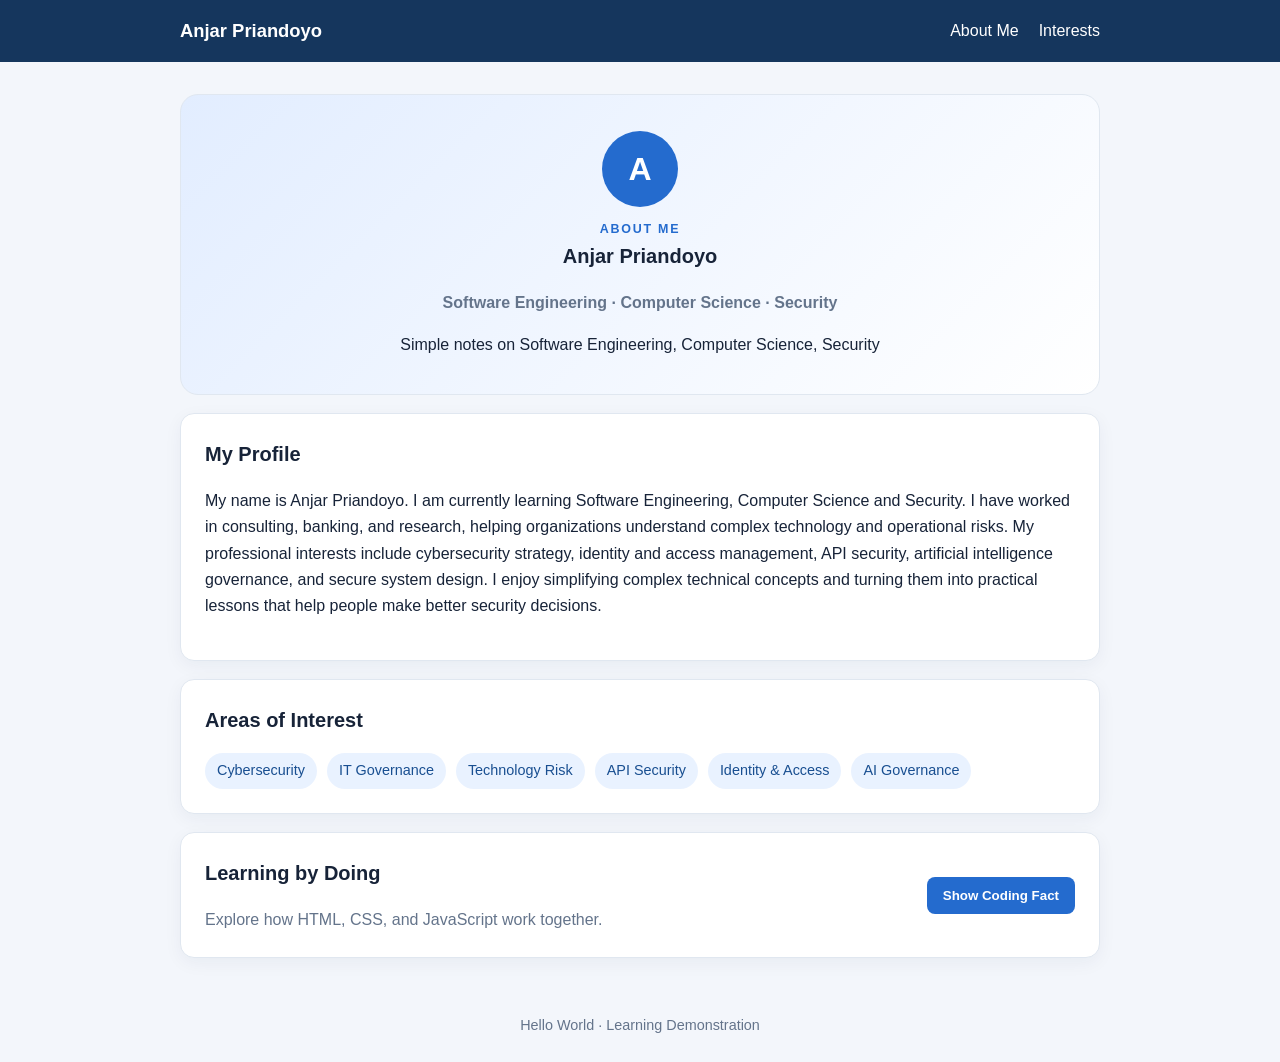
<file: index.html>
<!DOCTYPE html>
<html lang="en">
<head>
    <meta charset="UTF-8">
    <meta name="viewport" content="width=device-width, initial-scale=1">

    <title>Anjar Priandoyo Notes</title>

    <link rel="stylesheet" href="style.css">
    <script src="app.js" defer></script>
</head>
<body>

    <header class="topbar">
        <div class="brand">Anjar Priandoyo</div>

        <nav>
            <a href="#profile">About Me</a>
            <a href="#interests">Interests</a>
        </nav>
    </header>

    <main class="container">

        <section class="hero">
            <div class="avatar">A</div>

            <p class="eyebrow">ABOUT ME</p>
            <h2>Anjar Priandoyo</h2>

            <p class="subtitle">
                Software Engineering · Computer Science · Security
            </p>

            <p class="intro">
                Simple notes on Software Engineering, Computer Science, Security
            </p>
        </section>

        <section class="card" id="profile">
            <h2>My Profile</h2>

            <p id="bio" aria-live="polite">
                Loading biography...
            </p>
        </section>

        <section class="card" id="interests">
            <h2>Areas of Interest</h2>

            <div class="tags">
                <span>Cybersecurity</span>
                <span>IT Governance</span>
                <span>Technology Risk</span>
                <span>API Security</span>
                <span>Identity & Access</span>
                <span>AI Governance</span>
            </div>
        </section>

        <section class="card action-card">
            <div>
                <h2>Learning by Doing</h2>

                <p id="status">
                    Explore how HTML, CSS, and JavaScript work together.
                </p>
            </div>

            <button id="learnButton" type="button">
                Show Coding Fact
            </button>
        </section>

    </main>

    <footer>
        Hello World · Learning Demonstration
    </footer>

</body>
</html>
</file>
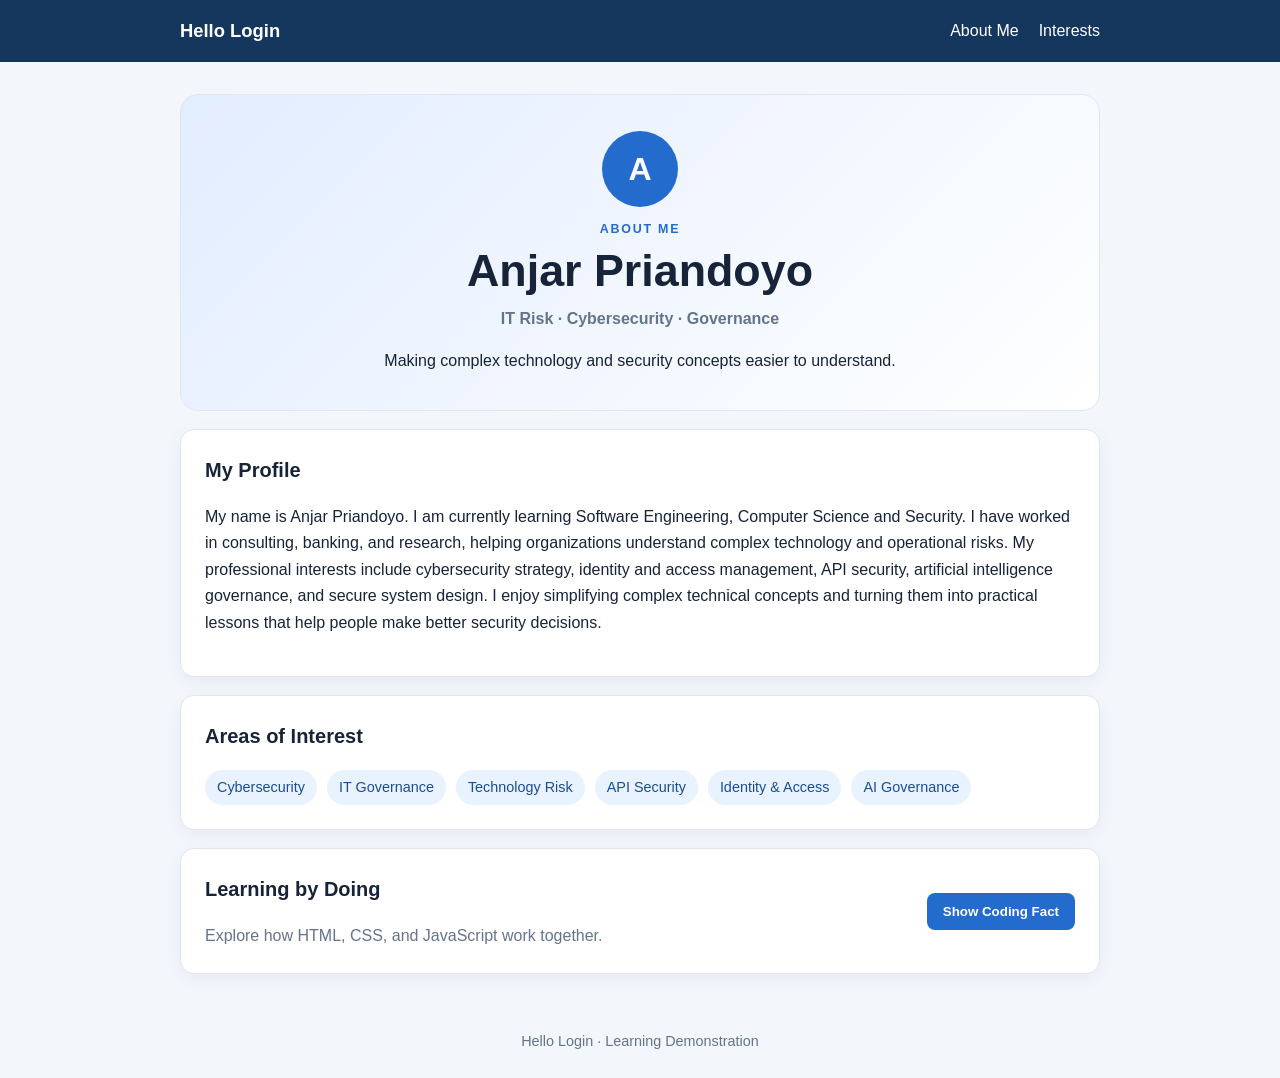
<file: aboutme.html>
<!DOCTYPE html>
<html lang="en">
<head>
    <meta charset="UTF-8">
    <meta name="viewport" content="width=device-width, initial-scale=1">

    <title>About Anjar | Hello Login</title>

    <link rel="stylesheet" href="style.css">
    <script src="app.js" defer></script>
</head>
<body>

    <header class="topbar">
        <div class="brand">Hello Login</div>

        <nav>
            <a href="#profile">About Me</a>
            <a href="#interests">Interests</a>
        </nav>
    </header>

    <main class="container">

        <section class="hero">
            <div class="avatar">A</div>

            <p class="eyebrow">ABOUT ME</p>

            <h1>Anjar Priandoyo</h1>

            <p class="subtitle">
                IT Risk · Cybersecurity · Governance
            </p>

            <p class="intro">
                Making complex technology and security concepts
                easier to understand.
            </p>
        </section>

        <section class="card" id="profile">
            <h2>My Profile</h2>

            <p id="bio" aria-live="polite">
                Loading biography...
            </p>
        </section>

        <section class="card" id="interests">
            <h2>Areas of Interest</h2>

            <div class="tags">
                <span>Cybersecurity</span>
                <span>IT Governance</span>
                <span>Technology Risk</span>
                <span>API Security</span>
                <span>Identity & Access</span>
                <span>AI Governance</span>
            </div>
        </section>

        <section class="card action-card">
            <div>
                <h2>Learning by Doing</h2>

                <p id="status">
                    Explore how HTML, CSS, and JavaScript work together.
                </p>
            </div>

            <button id="learnButton" type="button">
                Show Coding Fact
            </button>
        </section>

    </main>

    <footer>
        Hello Login · Learning Demonstration
    </footer>

</body>
</html>
</file>
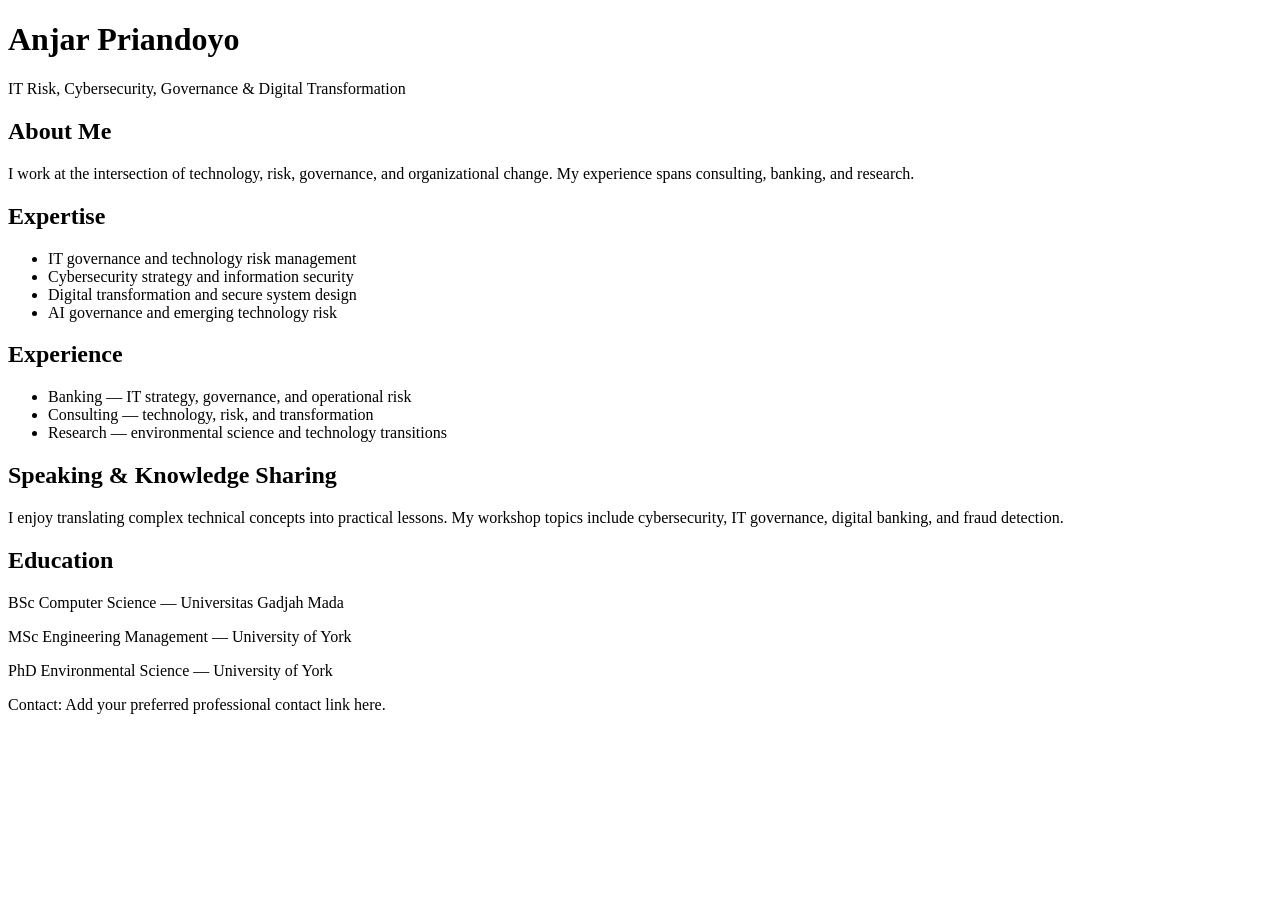
<file: threeversion/01-basic.html>
<!doctype html>
<html lang="en">
<head>
  <meta charset="utf-8">
  <meta name="viewport" content="width=device-width, initial-scale=1">
  <title>Anjar Priandoyo — About Me</title>
</head>
<body>
  <h1>Anjar Priandoyo</h1>
  <p>IT Risk, Cybersecurity, Governance & Digital Transformation</p>

  <h2>About Me</h2>
  <p>
    I work at the intersection of technology, risk, governance,
    and organizational change. My experience spans consulting,
    banking, and research.
  </p>

  <h2>Expertise</h2>
  <ul>
    <li>IT governance and technology risk management</li>
    <li>Cybersecurity strategy and information security</li>
    <li>Digital transformation and secure system design</li>
    <li>AI governance and emerging technology risk</li>
  </ul>

  <h2>Experience</h2>
  <ul>
    <li>Banking — IT strategy, governance, and operational risk</li>
    <li>Consulting — technology, risk, and transformation</li>
    <li>Research — environmental science and technology transitions</li>
  </ul>

  <h2>Speaking & Knowledge Sharing</h2>
  <p>
    I enjoy translating complex technical concepts into practical
    lessons. My workshop topics include cybersecurity, IT governance,
    digital banking, and fraud detection.
  </p>

  <h2>Education</h2>
  <p>BSc Computer Science — Universitas Gadjah Mada</p>
  <p>MSc Engineering Management — University of York</p>
  <p>PhD Environmental Science — University of York</p>

  <p>Contact: Add your preferred professional contact link here.</p>
</body>
</html>
</file>
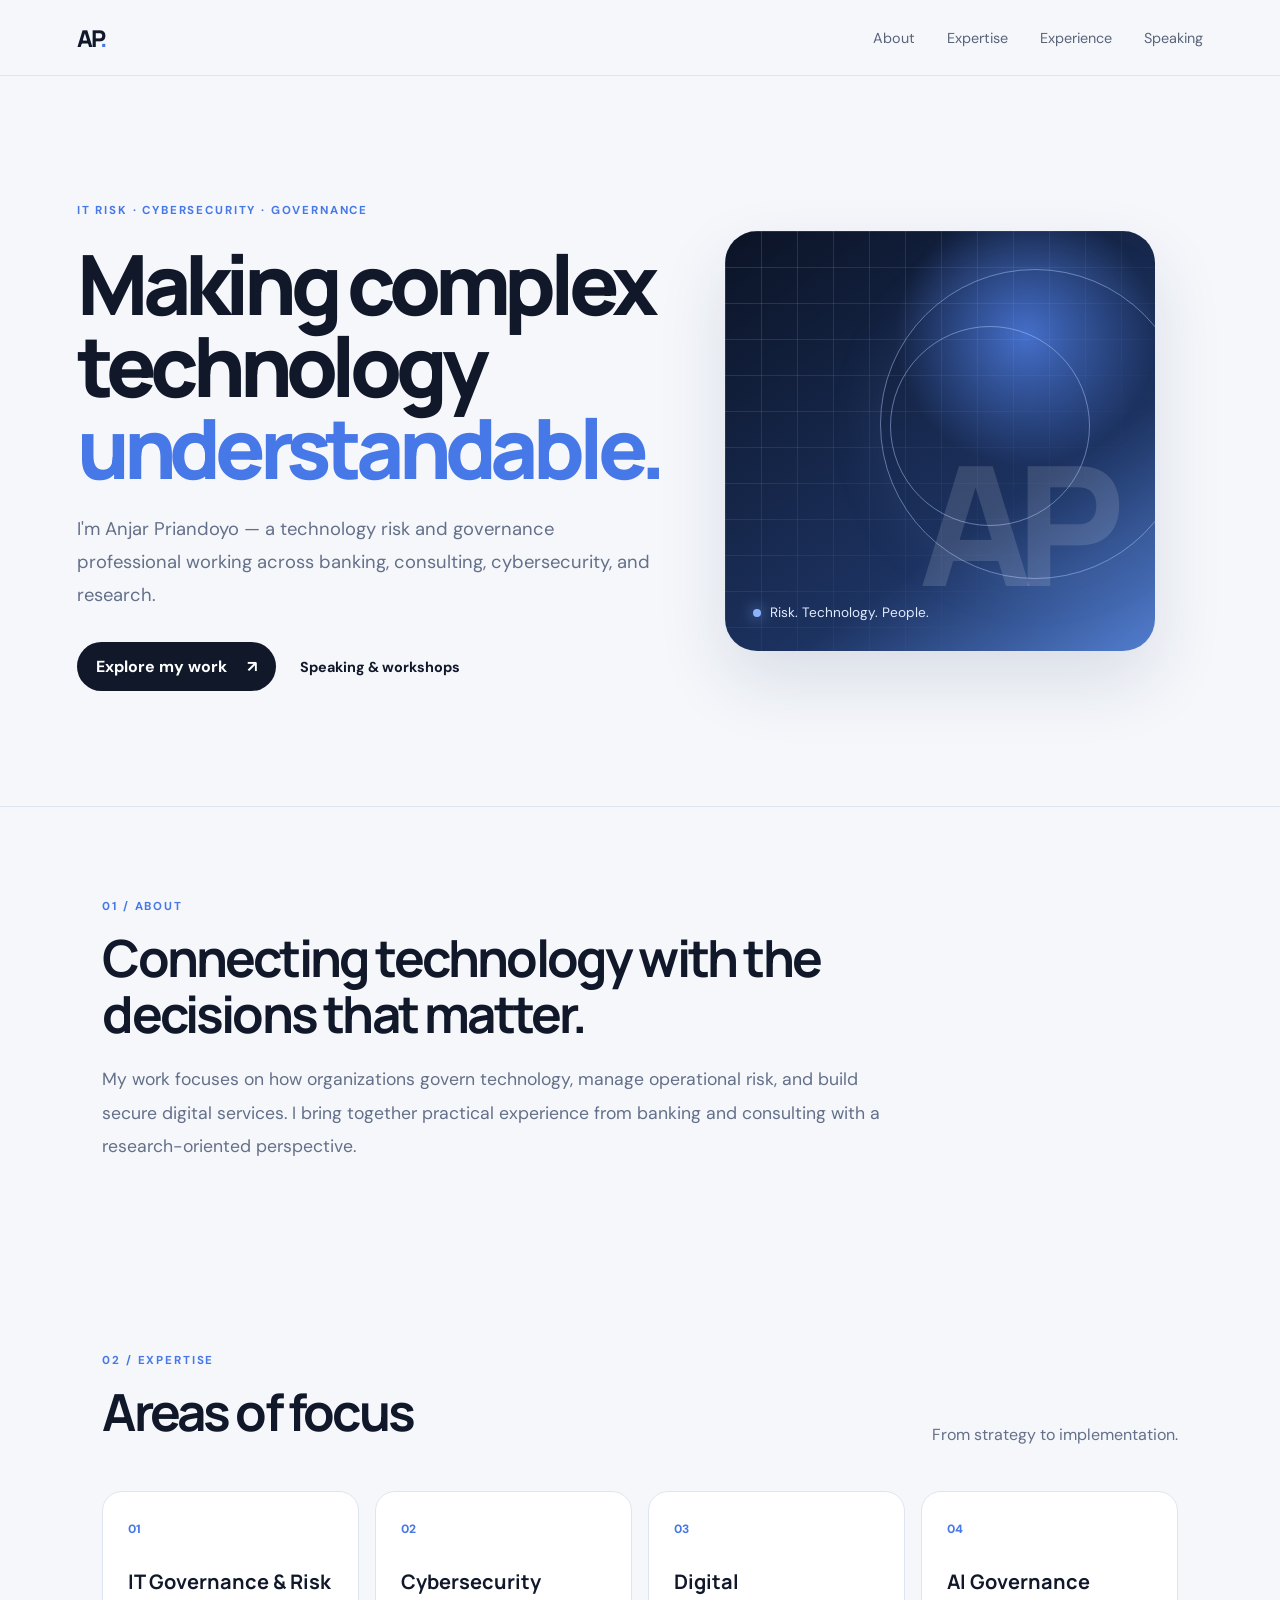
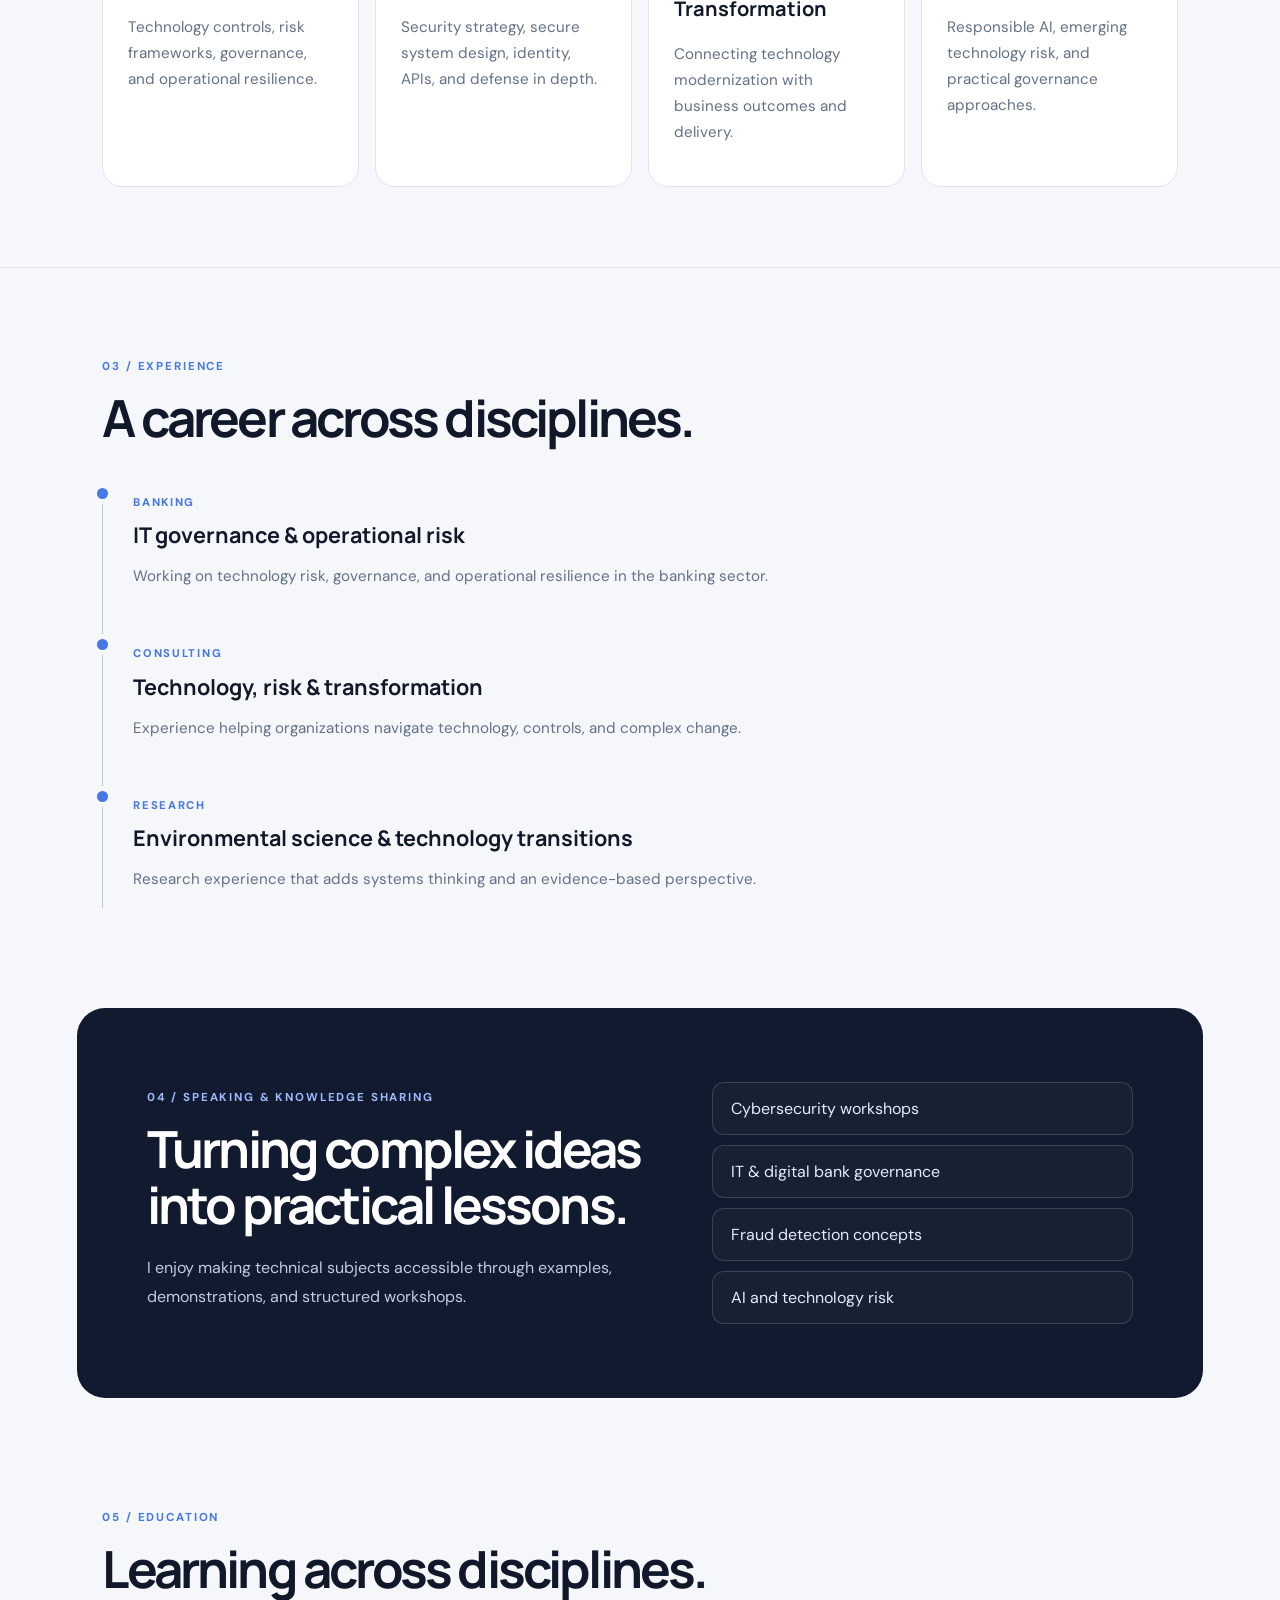
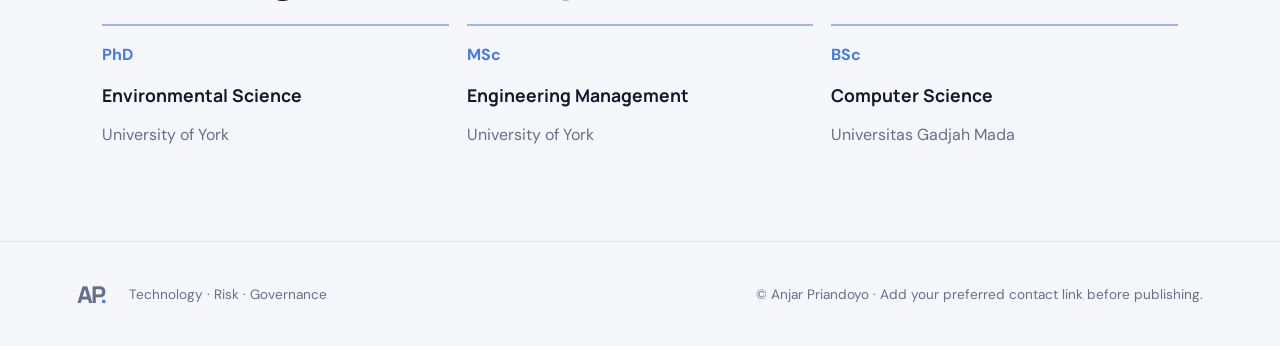
<file: threeversion/02-custom-css.html>
<!doctype html>
<html lang="en">
<head>
  <meta charset="utf-8">
  <meta name="viewport" content="width=device-width, initial-scale=1">
  <title>Anjar Priandoyo — Technology, Risk & Governance</title>
  <link rel="stylesheet" href="style.css">
</head>
<body>
  <header class="topbar">
    <a class="brand" href="#">AP<span>.</span></a>
    <nav>
      <a href="#about">About</a>
      <a href="#expertise">Expertise</a>
      <a href="#experience">Experience</a>
      <a href="#speaking">Speaking</a>
    </nav>
  </header>

  <main>
    <section class="hero">
      <div class="hero-copy">
        <p class="eyebrow">IT RISK · CYBERSECURITY · GOVERNANCE</p>
        <h1>Making complex technology <em>understandable.</em></h1>
        <p class="lede">
          I'm Anjar Priandoyo — a technology risk and governance
          professional working across banking, consulting,
          cybersecurity, and research.
        </p>
        <div class="actions">
          <a class="button primary" href="#expertise">
            Explore my work <span>↗</span>
          </a>
          <a class="text-link" href="#speaking">Speaking & workshops</a>
        </div>
      </div>

      <div class="hero-art" role="img"
           aria-label="Abstract blue digital network artwork">
        <div class="orb orb-one"></div>
        <div class="orb orb-two"></div>
        <div class="art-label">
          <span class="dot"></span> Risk. Technology. People.
        </div>
        <div class="art-mark">AP</div>
      </div>
    </section>

    <section id="about" class="intro section">
      <p class="eyebrow">01 / ABOUT</p>
      <h2>Connecting technology with the decisions that matter.</h2>
      <p class="body-copy">
        My work focuses on how organizations govern technology,
        manage operational risk, and build secure digital services.
        I bring together practical experience from banking and
        consulting with a research-oriented perspective.
      </p>
    </section>

    <section id="expertise" class="section">
      <div class="section-heading">
        <div>
          <p class="eyebrow">02 / EXPERTISE</p>
          <h2>Areas of focus</h2>
        </div>
        <p>From strategy to implementation.</p>
      </div>

      <div class="cards">
        <article class="expertise-card">
          <span>01</span>
          <h3>IT Governance & Risk</h3>
          <p>Technology controls, risk frameworks, governance,
             and operational resilience.</p>
        </article>
        <article class="expertise-card">
          <span>02</span>
          <h3>Cybersecurity</h3>
          <p>Security strategy, secure system design, identity,
             APIs, and defense in depth.</p>
        </article>
        <article class="expertise-card">
          <span>03</span>
          <h3>Digital Transformation</h3>
          <p>Connecting technology modernization with business
             outcomes and delivery.</p>
        </article>
        <article class="expertise-card">
          <span>04</span>
          <h3>AI Governance</h3>
          <p>Responsible AI, emerging technology risk, and
             practical governance approaches.</p>
        </article>
      </div>
    </section>

    <section id="experience" class="section timeline-section">
      <p class="eyebrow">03 / EXPERIENCE</p>
      <h2>A career across disciplines.</h2>

      <div class="timeline">
        <div class="timeline-item">
          <span class="timeline-dot"></span>
          <p class="timeline-kicker">BANKING</p>
          <h3>IT governance & operational risk</h3>
          <p>Working on technology risk, governance, and
             operational resilience in the banking sector.</p>
        </div>
        <div class="timeline-item">
          <span class="timeline-dot"></span>
          <p class="timeline-kicker">CONSULTING</p>
          <h3>Technology, risk & transformation</h3>
          <p>Experience helping organizations navigate technology,
             controls, and complex change.</p>
        </div>
        <div class="timeline-item">
          <span class="timeline-dot"></span>
          <p class="timeline-kicker">RESEARCH</p>
          <h3>Environmental science & technology transitions</h3>
          <p>Research experience that adds systems thinking and
             an evidence-based perspective.</p>
        </div>
      </div>
    </section>

    <section id="speaking" class="speaking">
      <div>
        <p class="eyebrow">04 / SPEAKING & KNOWLEDGE SHARING</p>
        <h2>Turning complex ideas into practical lessons.</h2>
        <p>
          I enjoy making technical subjects accessible through
          examples, demonstrations, and structured workshops.
        </p>
      </div>
      <div class="topic-list">
        <span>Cybersecurity workshops</span>
        <span>IT & digital bank governance</span>
        <span>Fraud detection concepts</span>
        <span>AI and technology risk</span>
      </div>
    </section>

    <section class="education section">
      <p class="eyebrow">05 / EDUCATION</p>
      <h2>Learning across disciplines.</h2>
      <div class="education-grid">
        <div>
          <strong>PhD</strong>
          <h3>Environmental Science</h3>
          <p>University of York</p>
        </div>
        <div>
          <strong>MSc</strong>
          <h3>Engineering Management</h3>
          <p>University of York</p>
        </div>
        <div>
          <strong>BSc</strong>
          <h3>Computer Science</h3>
          <p>Universitas Gadjah Mada</p>
        </div>
      </div>
    </section>
  </main>

  <footer>
    <a class="brand" href="#">AP<span>.</span></a>
    <p>Technology · Risk · Governance</p>
    <p>© Anjar Priandoyo · Add your preferred contact link before publishing.</p>
  </footer>
</body>
</html>
</file>
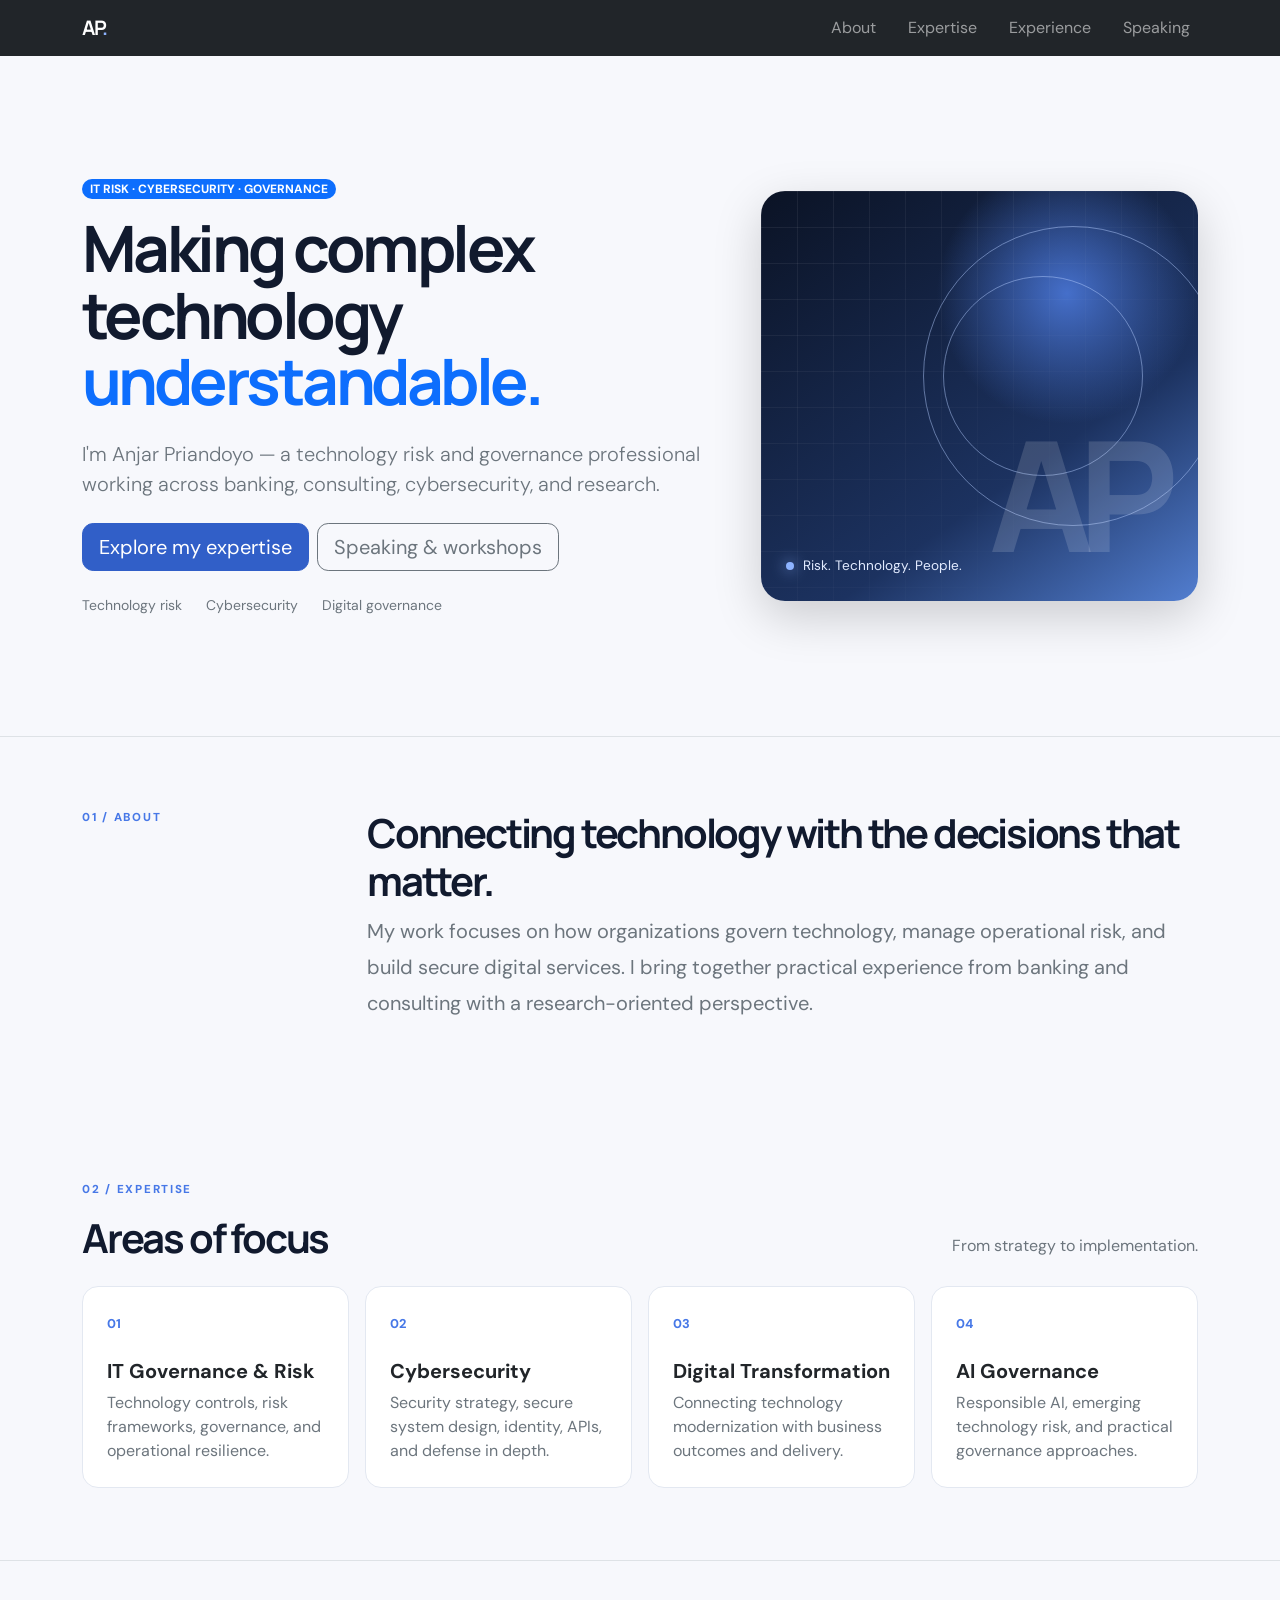
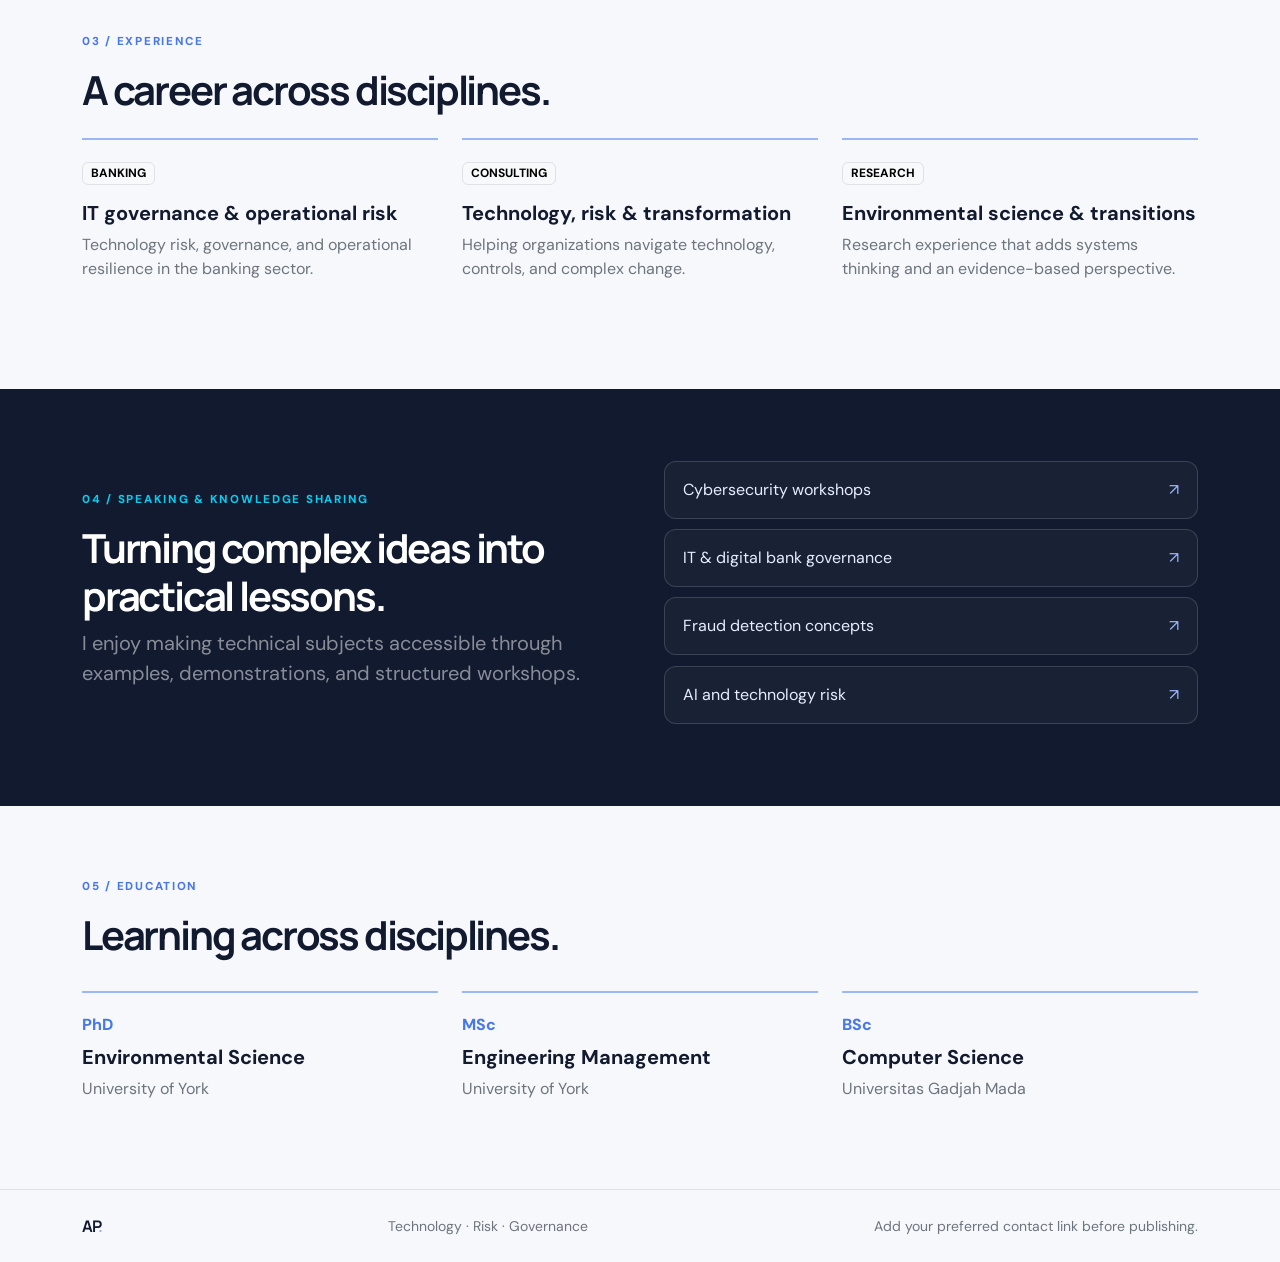
<file: threeversion/03-bootstrap.html>
<!doctype html>
<html lang="en">
<head>
  <meta charset="utf-8">
  <meta name="viewport" content="width=device-width, initial-scale=1">
  <title>Anjar Priandoyo — Technology, Risk & Governance</title>

  <!-- Bootstrap framework -->
  <link
    href="https://cdn.jsdelivr.net/npm/bootstrap@5.3.3/dist/css/bootstrap.min.css"
    rel="stylesheet">

  <!-- Personal customization -->
  <link rel="stylesheet" href="bootstrap-custom.css">
</head>
<body>

<nav class="navbar navbar-expand-lg navbar-dark bg-dark sticky-top">
  <div class="container">
    <a class="navbar-brand fw-bold" href="#">
      AP<span class="brand-dot">.</span>
    </a>

    <button class="navbar-toggler" type="button"
      data-bs-toggle="collapse" data-bs-target="#mainNav"
      aria-controls="mainNav" aria-expanded="false"
      aria-label="Toggle navigation">
      <span class="navbar-toggler-icon"></span>
    </button>

    <div class="collapse navbar-collapse" id="mainNav">
      <ul class="navbar-nav ms-auto gap-lg-3">
        <li class="nav-item"><a class="nav-link" href="#about">About</a></li>
        <li class="nav-item"><a class="nav-link" href="#expertise">Expertise</a></li>
        <li class="nav-item"><a class="nav-link" href="#experience">Experience</a></li>
        <li class="nav-item"><a class="nav-link" href="#speaking">Speaking</a></li>
      </ul>
    </div>
  </div>
</nav>

<!-- Hero -->
<header class="container py-5 py-lg-6">
  <div class="row align-items-center g-5 py-lg-4">
    <div class="col-lg-7">
      <span class="badge rounded-pill text-bg-primary mb-3">
        IT RISK · CYBERSECURITY · GOVERNANCE
      </span>

      <h1 class="display-3 fw-bold hero-title">
        Making complex technology
        <span class="text-primary">understandable.</span>
      </h1>

      <p class="lead text-secondary mt-4">
        I'm Anjar Priandoyo — a technology risk and governance
        professional working across banking, consulting,
        cybersecurity, and research.
      </p>

      <div class="d-flex flex-wrap gap-2 mt-4">
        <a class="btn btn-primary btn-lg" href="#expertise">
          Explore my expertise
        </a>
        <a class="btn btn-outline-secondary btn-lg" href="#speaking">
          Speaking & workshops
        </a>
      </div>

      <div class="d-flex flex-wrap gap-4 mt-4 small text-secondary">
        <span>Technology risk</span>
        <span>Cybersecurity</span>
        <span>Digital governance</span>
      </div>
    </div>

    <div class="col-lg-5">
      <div class="hero-visual shadow-lg">
        <div class="visual-grid"></div>
        <div class="visual-orbit orbit-a"></div>
        <div class="visual-orbit orbit-b"></div>
        <div class="visual-initials">AP</div>
        <div class="visual-label">
          <span class="live-dot"></span> Risk. Technology. People.
        </div>
      </div>
    </div>
  </div>
</header>

<!-- About -->
<section id="about" class="py-5 border-top">
  <div class="container py-lg-4">
    <div class="row g-4">
      <div class="col-lg-3">
        <p class="section-kicker">01 / ABOUT</p>
      </div>
      <div class="col-lg-9">
        <h2 class="display-6 fw-bold section-title">
          Connecting technology with the decisions that matter.
        </h2>
        <p class="fs-5 text-secondary content-narrow">
          My work focuses on how organizations govern technology,
          manage operational risk, and build secure digital services.
          I bring together practical experience from banking and
          consulting with a research-oriented perspective.
        </p>
      </div>
    </div>
  </div>
</section>

<!-- Expertise -->
<section id="expertise" class="py-5">
  <div class="container py-lg-4">
    <div class="d-flex flex-wrap align-items-end justify-content-between
      gap-3 mb-4">
      <div>
        <p class="section-kicker">02 / EXPERTISE</p>
        <h2 class="display-6 fw-bold section-title mb-0">
          Areas of focus
        </h2>
      </div>
      <p class="text-secondary mb-1">From strategy to implementation.</p>
    </div>

    <div class="row g-3">
      <div class="col-md-6 col-xl-3">
        <article class="card expertise-card h-100">
          <div class="card-body p-4">
            <span class="feature-number">01</span>
            <h3 class="h5 fw-bold mt-4">IT Governance & Risk</h3>
            <p class="text-secondary mb-0">
              Technology controls, risk frameworks, governance,
              and operational resilience.
            </p>
          </div>
        </article>
      </div>

      <div class="col-md-6 col-xl-3">
        <article class="card expertise-card h-100">
          <div class="card-body p-4">
            <span class="feature-number">02</span>
            <h3 class="h5 fw-bold mt-4">Cybersecurity</h3>
            <p class="text-secondary mb-0">
              Security strategy, secure system design, identity,
              APIs, and defense in depth.
            </p>
          </div>
        </article>
      </div>

      <div class="col-md-6 col-xl-3">
        <article class="card expertise-card h-100">
          <div class="card-body p-4">
            <span class="feature-number">03</span>
            <h3 class="h5 fw-bold mt-4">Digital Transformation</h3>
            <p class="text-secondary mb-0">
              Connecting technology modernization with business
              outcomes and delivery.
            </p>
          </div>
        </article>
      </div>

      <div class="col-md-6 col-xl-3">
        <article class="card expertise-card h-100">
          <div class="card-body p-4">
            <span class="feature-number">04</span>
            <h3 class="h5 fw-bold mt-4">AI Governance</h3>
            <p class="text-secondary mb-0">
              Responsible AI, emerging technology risk, and
              practical governance approaches.
            </p>
          </div>
        </article>
      </div>
    </div>
  </div>
</section>

<!-- Experience -->
<section id="experience" class="py-5 border-top">
  <div class="container py-lg-4">
    <p class="section-kicker">03 / EXPERIENCE</p>
    <h2 class="display-6 fw-bold section-title mb-4">
      A career across disciplines.
    </h2>

    <div class="row g-4">
      <div class="col-lg-4">
        <div class="experience-block h-100">
          <span class="badge text-bg-light border">BANKING</span>
          <h3 class="h5 fw-bold mt-3">
            IT governance & operational risk
          </h3>
          <p class="text-secondary">
            Technology risk, governance, and operational resilience
            in the banking sector.
          </p>
        </div>
      </div>

      <div class="col-lg-4">
        <div class="experience-block h-100">
          <span class="badge text-bg-light border">CONSULTING</span>
          <h3 class="h5 fw-bold mt-3">
            Technology, risk & transformation
          </h3>
          <p class="text-secondary">
            Helping organizations navigate technology, controls,
            and complex change.
          </p>
        </div>
      </div>

      <div class="col-lg-4">
        <div class="experience-block h-100">
          <span class="badge text-bg-light border">RESEARCH</span>
          <h3 class="h5 fw-bold mt-3">
            Environmental science & transitions
          </h3>
          <p class="text-secondary">
            Research experience that adds systems thinking
            and an evidence-based perspective.
          </p>
        </div>
      </div>
    </div>
  </div>
</section>

<!-- Speaking -->
<section id="speaking" class="speaking-panel py-5">
  <div class="container py-lg-4">
    <div class="row g-5 align-items-center">
      <div class="col-lg-6">
        <p class="section-kicker text-info">
          04 / SPEAKING & KNOWLEDGE SHARING
        </p>
        <h2 class="display-6 fw-bold text-white section-title">
          Turning complex ideas into practical lessons.
        </h2>
        <p class="text-white-50 fs-5">
          I enjoy making technical subjects accessible through
          examples, demonstrations, and structured workshops.
        </p>
      </div>

      <div class="col-lg-6">
        <div class="list-group topic-list">
          <div class="list-group-item">
            Cybersecurity workshops <span>↗</span>
          </div>
          <div class="list-group-item">
            IT & digital bank governance <span>↗</span>
          </div>
          <div class="list-group-item">
            Fraud detection concepts <span>↗</span>
          </div>
          <div class="list-group-item">
            AI and technology risk <span>↗</span>
          </div>
        </div>
      </div>
    </div>
  </div>
</section>

<!-- Education -->
<section class="py-5">
  <div class="container py-lg-4">
    <p class="section-kicker">05 / EDUCATION</p>
    <h2 class="display-6 fw-bold section-title">
      Learning across disciplines.
    </h2>

    <div class="row g-4 mt-2">
      <div class="col-md-4">
        <div class="education-item">
          <span>PhD</span>
          <h3 class="h5 fw-bold mt-2">Environmental Science</h3>
          <p class="text-secondary">University of York</p>
        </div>
      </div>

      <div class="col-md-4">
        <div class="education-item">
          <span>MSc</span>
          <h3 class="h5 fw-bold mt-2">Engineering Management</h3>
          <p class="text-secondary">University of York</p>
        </div>
      </div>

      <div class="col-md-4">
        <div class="education-item">
          <span>BSc</span>
          <h3 class="h5 fw-bold mt-2">Computer Science</h3>
          <p class="text-secondary">Universitas Gadjah Mada</p>
        </div>
      </div>
    </div>
  </div>
</section>

<footer class="border-top py-4">
  <div class="container d-flex flex-wrap align-items-center
    justify-content-between gap-3">
    <a class="navbar-brand fw-bold" href="#">
      AP<span class="brand-dot">.</span>
    </a>
    <span class="small text-secondary">
      Technology · Risk · Governance
    </span>
    <span class="small text-secondary">
      Add your preferred contact link before publishing.
    </span>
  </div>
</footer>

<!-- Required for the responsive navigation toggle -->
<script src="https://cdn.jsdelivr.net/npm/bootstrap@5.3.3/dist/js/bootstrap.bundle.min.js"></script>
</body>
</html>
</file>
<file: style.css>
:root {
    --navy: #15365d;
    --blue: #246bce;
    --ink: #172338;
    --muted: #64748b;
    --page: #f3f6fb;
    --line: #e0e7f0;
}

* {
    box-sizing: border-box;
}

body {
    margin: 0;
    font-family: Arial, Helvetica, sans-serif;
    color: var(--ink);
    background: var(--page);
    line-height: 1.65;
}

/* Navigation */

.topbar {
    display: flex;
    justify-content: space-between;
    align-items: center;
    gap: 20px;
    padding: 16px max(24px, calc((100% - 920px) / 2));
    color: white;
    background: var(--navy);
}

.brand {
    font-size: 1.15rem;
    font-weight: bold;
}

nav {
    display: flex;
    gap: 20px;
}

nav a {
    color: white;
    text-decoration: none;
}

nav a:hover {
    text-decoration: underline;
}

/* Main layout */

.container {
    width: min(920px, calc(100% - 32px));
    margin: 32px auto;
}

/* Profile introduction */

.hero {
    padding: 36px 24px;
    text-align: center;
    background: linear-gradient(135deg, #e2edff, #ffffff);
    border: 1px solid var(--line);
    border-radius: 18px;
}

.avatar {
    display: grid;
    place-items: center;
    width: 76px;
    height: 76px;
    margin: 0 auto 12px;
    color: white;
    background: var(--blue);
    border-radius: 50%;
    font-size: 2rem;
    font-weight: bold;
}

.eyebrow {
    margin: 0;
    color: var(--blue);
    font-size: 0.78rem;
    font-weight: bold;
    letter-spacing: 0.14em;
}

h1 {
    margin: 4px 0;
    font-size: clamp(2rem, 5vw, 2.8rem);
    line-height: 1.2;
}

.subtitle {
    margin: 8px 0;
    color: var(--muted);
    font-weight: 600;
}

.intro {
    margin-bottom: 0;
}

/* Content cards */

.card {
    margin-top: 18px;
    padding: 24px;
    background: white;
    border: 1px solid var(--line);
    border-radius: 14px;
    box-shadow: 0 5px 18px rgb(22 43 77 / 5%);
}

h2 {
    margin-top: 0;
    font-size: 1.25rem;
}

.tags {
    display: flex;
    flex-wrap: wrap;
    gap: 10px;
}

.tags span {
    padding: 6px 12px;
    color: #194f91;
    background: #e9f2ff;
    border-radius: 999px;
    font-size: 0.9rem;
}

/* Button and interaction */

.action-card {
    display: flex;
    align-items: center;
    justify-content: space-between;
    gap: 20px;
}

.action-card p {
    margin-bottom: 0;
    color: var(--muted);
}

button {
    padding: 11px 16px;
    color: white;
    background: var(--blue);
    border: none;
    border-radius: 8px;
    font-weight: bold;
    cursor: pointer;
}

button:hover {
    background: #174f9f;
}

button:focus-visible,
nav a:focus-visible {
    outline: 3px solid #f4b942;
    outline-offset: 3px;
}

/* Footer */

footer {
    padding: 24px;
    color: var(--muted);
    text-align: center;
    font-size: 0.9rem;
}

/* Mobile layout */

@media (max-width: 600px) {
    .topbar {
        padding: 14px 18px;
    }

    .container {
        margin-top: 18px;
    }

    .hero,
    .card {
        padding: 22px 18px;
    }

    .action-card {
        align-items: stretch;
        flex-direction: column;
    }
}
</file>
<file: threeversion/style.css>
@import url('https://fonts.googleapis.com/css2?family=DM+Sans:wght@400;500;600;700&family=Manrope:wght@500;600;700;800&display=swap');

:root {
  --ink: #10182a;
  --muted: #647089;
  --blue: #7da5ff;
  --paper: #f5f7fb;
  --line: #dfe5f0;
}

* {
  box-sizing: border-box;
}

html {
  scroll-behavior: smooth;
}

body {
  margin: 0;
  background: var(--paper);
  color: var(--ink);
  font-family: 'DM Sans', sans-serif;
}

a {
  color: inherit;
  text-decoration: none;
}

.topbar {
  height: 76px;
  display: flex;
  align-items: center;
  justify-content: space-between;
  padding: 0 max(6vw, 24px);
  border-bottom: 1px solid var(--line);
  background: #f5f7fbdd;
  backdrop-filter: blur(12px);
}

.brand {
  font: 800 1.45rem 'Manrope', sans-serif;
  letter-spacing: -.08em;
}

.brand span {
  color: #4778e7;
}

.topbar nav {
  display: flex;
  gap: clamp(12px, 2.5vw, 32px);
  font-size: .9rem;
  color: #59647a;
}

.topbar nav a:hover,
.text-link:hover {
  color: #4778e7;
}

.hero {
  padding: clamp(56px, 9vw, 120px) max(6vw, 24px);
  display: grid;
  grid-template-columns: 1.1fr .9fr;
  gap: 5vw;
  align-items: center;
  max-width: 1500px;
  margin: auto;
}

.eyebrow {
  font-size: .72rem;
  letter-spacing: .16em;
  font-weight: 700;
  color: #4778e7;
}

.hero h1 {
  font: 800 clamp(3.2rem, 6.5vw, 6.4rem)/.99 'Manrope', sans-serif;
  letter-spacing: -.075em;
  max-width: 800px;
  margin: 24px 0;
}

.hero h1 em {
  font-style: normal;
  color: #4778e7;
}

.lede {
  font-size: 1.15rem;
  line-height: 1.8;
  color: var(--muted);
  max-width: 650px;
}

.actions {
  display: flex;
  align-items: center;
  gap: 24px;
  flex-wrap: wrap;
  margin-top: 30px;
}

.button {
  padding: 14px 19px;
  border-radius: 999px;
  font-weight: 700;
  display: inline-flex;
  gap: 20px;
  align-items: center;
  transition: transform .2s, box-shadow .2s;
}

.button:hover {
  transform: translateY(-3px);
  box-shadow: 0 12px 25px #1b3e8030;
}

.primary {
  background: var(--ink);
  color: white;
}

.text-link {
  font-weight: 700;
  font-size: .9rem;
}

/* Abstract digital artwork made with CSS */
.hero-art {
  min-height: 420px;
  position: relative;
  overflow: hidden;
  border-radius: 32px;
  background:
    radial-gradient(circle at 70% 25%, #456fca, transparent 30%),
    linear-gradient(145deg, #0b1325, #1c3260 65%, #527ed0);
  box-shadow: 0 30px 70px #172b501f;
}

.hero-art:before,
.hero-art:after {
  content: "";
  position: absolute;
  inset: 0;
  background-image:
    linear-gradient(#ffffff12 1px, transparent 1px),
    linear-gradient(90deg, #ffffff12 1px, transparent 1px);
  background-size: 36px 36px;
  mask-image: linear-gradient(130deg, black, transparent 80%);
}

.orb {
  position: absolute;
  border: 1px solid #b4ccff7a;
  border-radius: 50%;
  aspect-ratio: 1;
}

.orb-one {
  width: 310px;
  right: -35px;
  top: 38px;
  box-shadow: 0 0 60px #8fb4ff18;
}

.orb-two {
  width: 200px;
  right: 65px;
  top: 95px;
}

.art-mark {
  position: absolute;
  right: 48px;
  bottom: 45px;
  color: #ffffff22;
  font: 800 clamp(6rem, 13vw, 12rem)/1 'Manrope';
  letter-spacing: -.1em;
}

.art-label {
  position: absolute;
  bottom: 30px;
  left: 28px;
  color: #e2ebff;
  font-size: .85rem;
  display: flex;
  align-items: center;
  gap: 9px;
}

.dot {
  width: 8px;
  height: 8px;
  border-radius: 50%;
  background: #8db3ff;
  box-shadow: 0 0 15px #8db3ff;
}

.section {
  padding: 80px max(8vw, 24px);
  max-width: 1400px;
  margin: auto;
}

.intro {
  border-top: 1px solid var(--line);
  max-width: none;
}

.intro h2,
.section h2,
.speaking h2 {
  font: 700 clamp(2.1rem, 4vw, 3.7rem)/1.1 'Manrope';
  letter-spacing: -.055em;
  max-width: 800px;
  margin: 15px 0 22px;
}

.body-copy {
  max-width: 790px;
  color: var(--muted);
  line-height: 1.9;
  font-size: 1.1rem;
}

.section-heading {
  display: flex;
  align-items: end;
  justify-content: space-between;
  gap: 20px;
  margin-bottom: 30px;
}

.section-heading > p {
  color: var(--muted);
}

.cards {
  display: grid;
  grid-template-columns: repeat(4, 1fr);
  gap: 16px;
}

.expertise-card {
  background: white;
  border: 1px solid var(--line);
  border-radius: 20px;
  padding: 25px;
  min-height: 230px;
  transition: transform .2s, box-shadow .2s;
}

.expertise-card:hover {
  transform: translateY(-5px);
  box-shadow: 0 18px 35px #172b5012;
}

.expertise-card > span {
  font-size: .75rem;
  color: #4778e7;
  font-weight: 800;
}

.expertise-card h3 {
  font: 700 1.25rem 'Manrope';
  margin-top: 30px;
}

.expertise-card p,
.timeline-item > p:last-child {
  color: var(--muted);
  font-size: .95rem;
  line-height: 1.7;
}

.timeline-section {
  border-top: 1px solid var(--line);
}

.timeline {
  margin-top: 38px;
  border-left: 1px solid #b9c9e9;
  padding-left: 30px;
  display: grid;
  gap: 30px;
  max-width: 850px;
}

.timeline-item {
  position: relative;
}

.timeline-dot {
  position: absolute;
  left: -36px;
  top: 4px;
  width: 11px;
  height: 11px;
  border-radius: 50%;
  background: #4778e7;
  box-shadow: 0 0 0 5px var(--paper);
}

.timeline-kicker {
  font-size: .7rem;
  letter-spacing: .15em;
  color: #4778e7;
  font-weight: 800;
}

.timeline-item h3 {
  font: 700 1.35rem 'Manrope';
  margin: 6px 0;
}

.speaking {
  margin: 20px max(6vw, 24px);
  padding: clamp(30px, 6vw, 70px);
  border-radius: 28px;
  background: #111a2e;
  color: white;
  display: grid;
  grid-template-columns: 1.1fr .9fr;
  gap: 50px;
  align-items: center;
}

.speaking h2 {
  color: white;
}

.speaking > div > p:last-child {
  color: #c1cbe0;
  line-height: 1.8;
  max-width: 600px;
}

.speaking .eyebrow {
  color: #9dbaff;
}

.topic-list {
  display: grid;
  gap: 10px;
}

.topic-list span {
  padding: 15px 18px;
  border: 1px solid #ffffff26;
  border-radius: 12px;
  color: #e3eaff;
  background: #ffffff08;
}

.education-grid {
  display: grid;
  grid-template-columns: repeat(3, 1fr);
  gap: 18px;
  margin-top: 28px;
}

.education-grid > div {
  border-top: 2px solid #9bb7f5;
  padding-top: 18px;
}

.education-grid strong {
  color: #4778e7;
}

.education-grid h3 {
  font: 700 1.1rem 'Manrope';
}

.education-grid p {
  color: var(--muted);
}

footer {
  border-top: 1px solid var(--line);
  padding: 30px max(6vw, 24px);
  display: flex;
  align-items: center;
  gap: 24px;
  flex-wrap: wrap;
  color: var(--muted);
  font-size: .85rem;
}

footer p:last-child {
  margin-left: auto;
}

/* Tablet */
@media (max-width: 900px) {
  .hero {
    grid-template-columns: 1fr;
  }

  .hero-art {
    min-height: 300px;
  }

  .cards {
    grid-template-columns: repeat(2, 1fr);
  }

  .speaking {
    grid-template-columns: 1fr;
  }

  .topbar nav {
    gap: 12px;
  }
}

/* Mobile */
@media (max-width: 600px) {
  .topbar {
    height: auto;
    min-height: 70px;
    align-items: flex-start;
    padding-top: 20px;
    padding-bottom: 18px;
    gap: 18px;
    flex-direction: column;
  }

  .topbar nav {
    flex-wrap: wrap;
  }

  .hero-art {
    min-height: 240px;
  }

  .cards,
  .education-grid {
    grid-template-columns: 1fr;
  }

  .section-heading {
    align-items: flex-start;
    flex-direction: column;
  }

  .section {
    padding-top: 55px;
    padding-bottom: 55px;
  }

  footer p:last-child {
    margin-left: 0;
  }
}

/* Accessibility: respect reduced-motion preferences */
@media (prefers-reduced-motion: reduce) {
  html {
    scroll-behavior: auto;
  }

  *,
  *:before,
  *:after {
    transition: none !important;
  }
}
</file>
